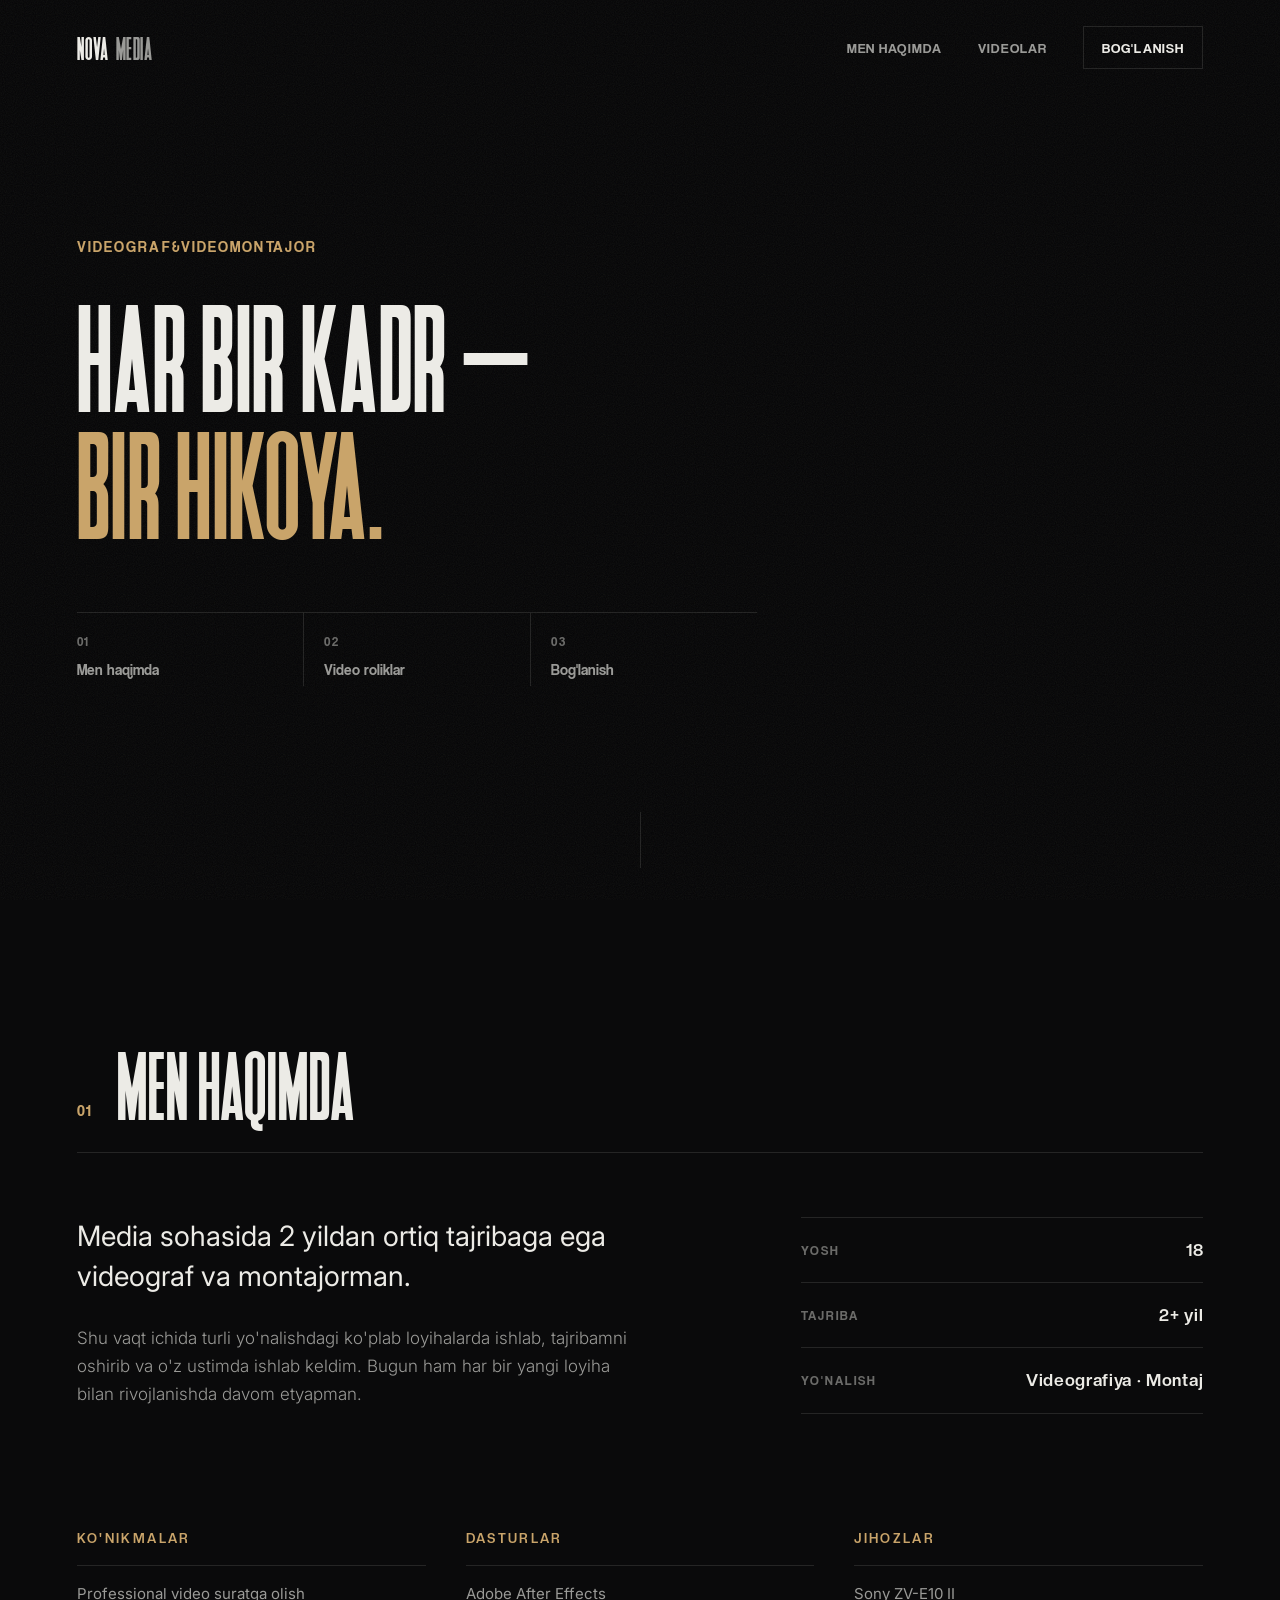
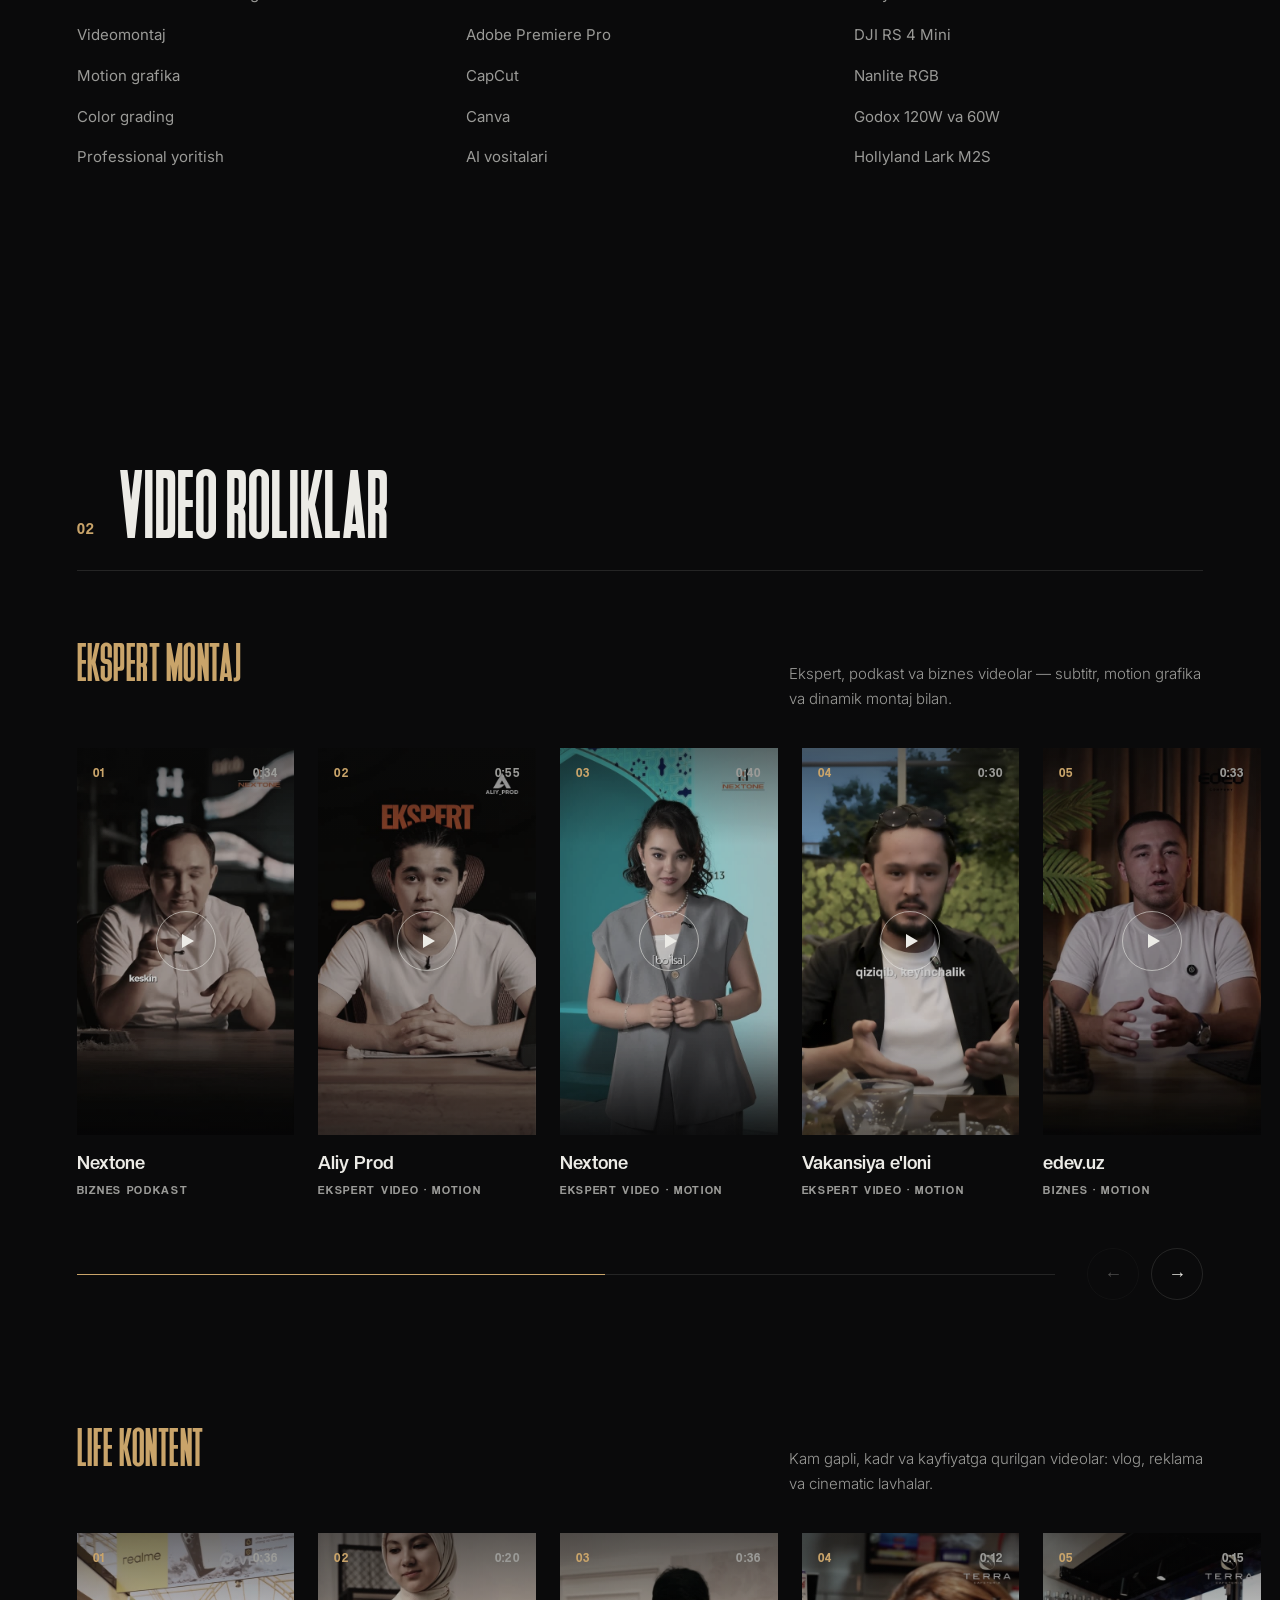
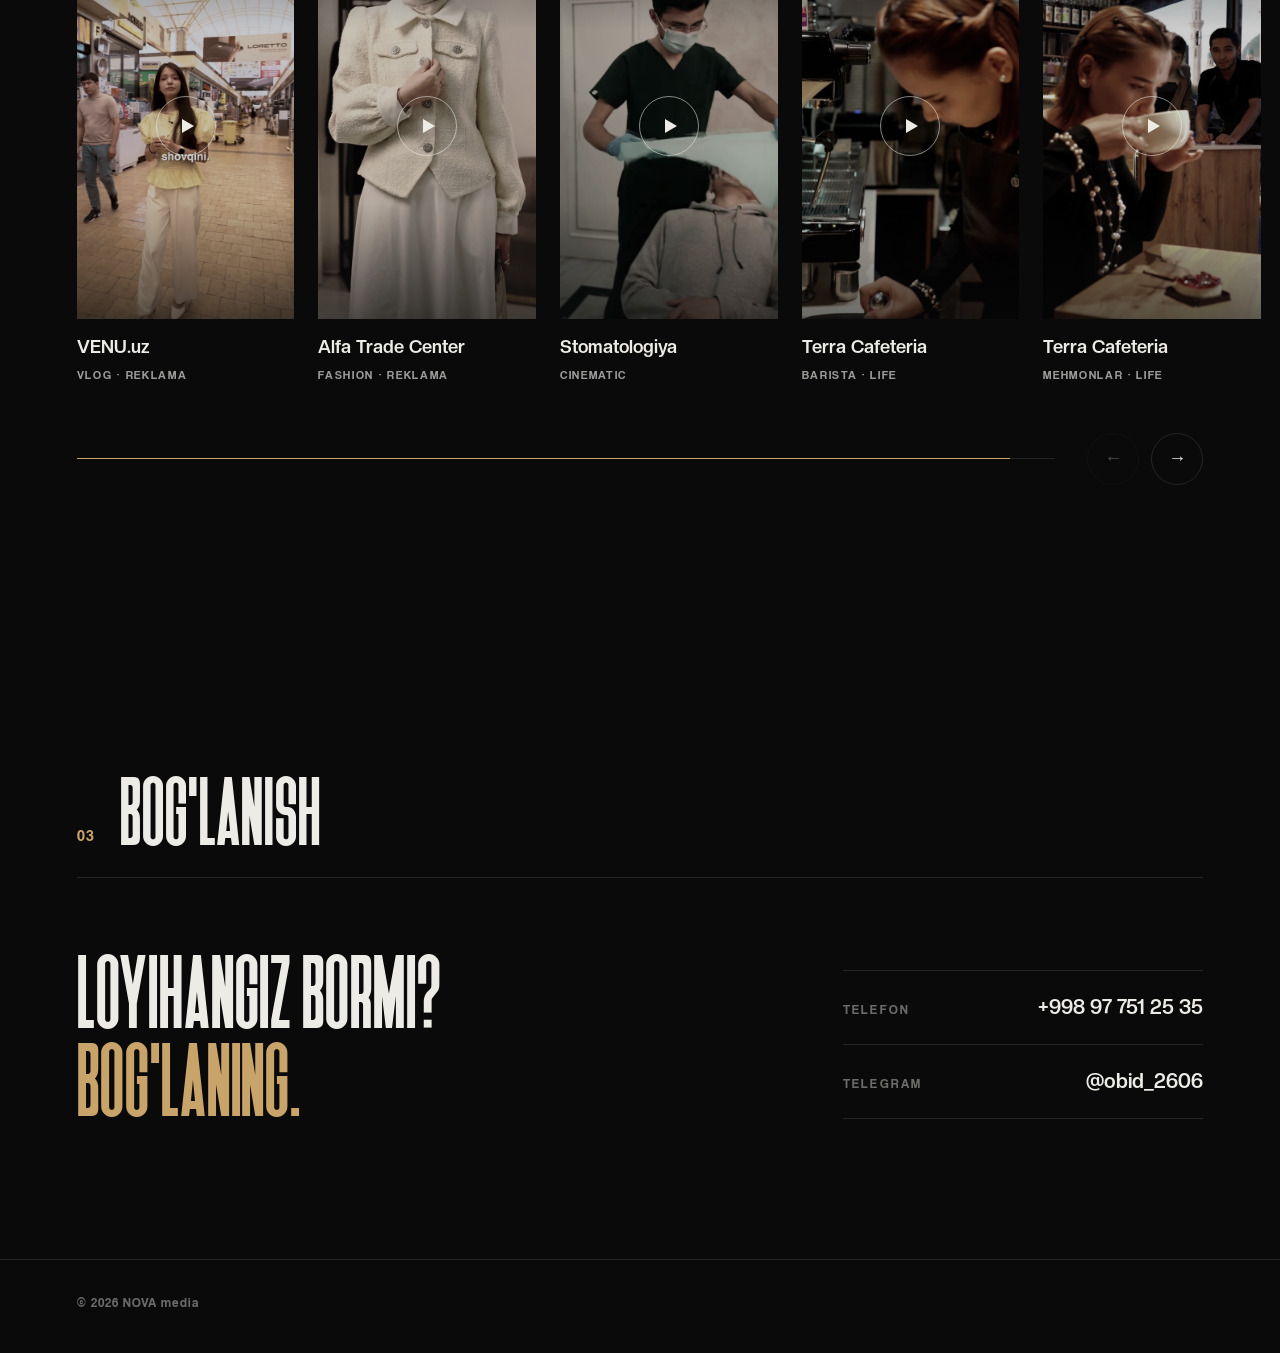
<file: index.html>
<!DOCTYPE html>
<html lang="uz">
<head>
<meta charset="UTF-8">
<meta name="viewport" content="width=device-width, initial-scale=1.0">
<title>NOVA media — Videograf &amp; Videomontajor | Portfolio</title>
<meta name="description" content="NOVA media — videograf va videomontajor portfoliosi: ekspert montaj, life kontent, motion grafika. Bog'lanish: +998 97 751 25 35, Telegram @obid_2606.">
<meta name="theme-color" content="#0a0a0b">
<link rel="canonical" href="https://novamedia-uz.github.io/">

<meta property="og:type" content="website">
<meta property="og:site_name" content="NOVA media">
<meta property="og:locale" content="uz_UZ">
<meta property="og:title" content="NOVA media — Videograf &amp; Videomontajor">
<meta property="og:description" content="Portfolio va rezyume: ekspert montaj, life kontent, motion grafika. Har bir kadr — bir hikoya.">
<meta property="og:url" content="https://novamedia-uz.github.io/">
<meta property="og:image" content="https://novamedia-uz.github.io/og-image.jpg">
<meta property="og:image:width" content="1200">
<meta property="og:image:height" content="630">
<meta property="og:image:alt" content="NOVA media — Videograf va videomontajor portfoliosi">
<meta name="twitter:card" content="summary_large_image">
<meta name="twitter:image" content="https://novamedia-uz.github.io/og-image.jpg">

<link rel="icon" href="favicon.svg" type="image/svg+xml">
<link rel="preconnect" href="https://fonts.googleapis.com">
<link rel="preconnect" href="https://fonts.gstatic.com" crossorigin>
<link rel="preconnect" href="https://images.unsplash.com">
<link href="https://fonts.googleapis.com/css2?family=Inter:wght@300;400;500&display=swap" rel="stylesheet">
<link rel="preload" href="fonts/heathergreen.woff" as="font" type="font/woff" crossorigin>
<link rel="stylesheet" href="style.css">
<script>document.documentElement.classList.add("js");</script>
</head>
<body>

  <!-- Orqa fon: to'q qoraytirilgan kinematografik rasm -->
  <div class="backdrop" aria-hidden="true"></div>

  <!-- ===== NAVIGATSIYA ===== -->
  <header class="nav" id="nav">
    <a href="#top" class="nav__logo">NOVA<span>media</span></a>

    <button type="button" class="nav__toggle" id="navToggle" aria-expanded="false" aria-controls="navLinks" aria-label="Menyuni ochish">
      <span></span><span></span>
    </button>

    <nav class="nav__links" id="navLinks" aria-label="Asosiy menyu">
      <a href="#haqimda">Men haqimda</a>
      <a href="#videolar">Videolar</a>
      <a href="#boglanish" class="nav__cta">Bog'lanish</a>
    </nav>
  </header>

  <main>

    <!-- ===== HERO ===== -->
    <section class="hero" id="top">
      <div class="hero__inner">
        <p class="eyebrow reveal">VIDEOGRAF&amp;VIDEOMONTAJOR</p>
        <h1 class="hero__title reveal">Har bir kadr —<br><em>bir hikoya.</em></h1>

        <ol class="hero__index reveal" aria-label="Bo'limlar">
          <li><a href="#haqimda"><span>01</span>Men haqimda</a></li>
          <li><a href="#videolar"><span>02</span>Video roliklar</a></li>
          <li><a href="#boglanish"><span>03</span>Bog'lanish</a></li>
        </ol>
      </div>

      <a href="#haqimda" class="hero__scroll" aria-label="Pastga o'tish"><span></span></a>
    </section>

    <!-- ===== 01 · MEN HAQIMDA ===== -->
    <section class="section" id="haqimda">
      <header class="section__head reveal">
        <span class="section__num">01</span>
        <h2>Men haqimda</h2>
      </header>

      <div class="about">
        <div class="about__lead reveal">
          <p class="about__big">Media sohasida 2 yildan ortiq tajribaga ega videograf va montajorman.</p>
          <p>Shu vaqt ichida turli yo'nalishdagi ko'plab loyihalarda ishlab, tajribamni oshirib va o'z ustimda ishlab keldim. Bugun ham har bir yangi loyiha bilan rivojlanishda davom etyapman.</p>
        </div>

        <dl class="about__facts">
          <div class="reveal">
            <dt>Yosh</dt>
            <dd>18</dd>
          </div>
          <div class="reveal">
            <dt>Tajriba</dt>
            <dd>2+ yil</dd>
          </div>
          <div class="reveal">
            <dt>Yo'nalish</dt>
            <dd>Videografiya · Montaj</dd>
          </div>
        </dl>
      </div>

      <div class="skills">
        <div class="skills__col reveal">
          <h3>Ko'nikmalar</h3>
          <ul>
            <li>Professional video suratga olish</li>
            <li>Videomontaj</li>
            <li>Motion grafika</li>
            <li>Color grading</li>
            <li>Professional yoritish</li>
          </ul>
        </div>
        <div class="skills__col reveal">
          <h3>Dasturlar</h3>
          <ul>
            <li>Adobe After Effects</li>
            <li>Adobe Premiere Pro</li>
            <li>CapCut</li>
            <li>Canva</li>
            <li>AI vositalari</li>
          </ul>
        </div>
        <div class="skills__col reveal">
          <h3>Jihozlar</h3>
          <ul>
            <li>Sony ZV-E10 II</li>
            <li>DJI RS 4 Mini</li>
            <li>Nanlite RGB</li>
            <li>Godox 120W va 60W</li>
            <li>Hollyland Lark M2S</li>
          </ul>
        </div>
      </div>

    </section>


    <!-- ===== 02 · VIDEO ROLIKLAR ===== -->
    <section class="section" id="videolar">
      <header class="section__head reveal">
        <span class="section__num">02</span>
        <h2>Video roliklar</h2>
      </header>

      <div class="reels-group">
        <div class="reels-group__head reveal">
          <h3>Ekspert montaj</h3>
          <p>Ekspert, podkast va biznes videolar — subtitr, motion grafika va dinamik montaj bilan.</p>
        </div>
        <div class="reels">
          <div class="reels__track" aria-label="Ekspert montaj videolari">
            <article class="reel reveal" data-video="videos/e01-nextone-podkast.mp4">
              <div class="reel__thumb">
                <img src="videos/e01-nextone-podkast.jpg" alt="Nextone — video muqovasi" loading="lazy" width="540" height="960">
                <span class="reel__num">01</span>
                <span class="reel__dur">0:34</span>
                <span class="reel__play" aria-hidden="true"></span>
              </div>
              <div class="reel__info">
                <h3>Nextone</h3>
                <p>Biznes podkast</p>
              </div>
            </article>
            <article class="reel reveal" data-video="videos/e02-aliy-prod.mp4">
              <div class="reel__thumb">
                <img src="videos/e02-aliy-prod.jpg" alt="Aliy Prod — video muqovasi" loading="lazy" width="540" height="960">
                <span class="reel__num">02</span>
                <span class="reel__dur">0:55</span>
                <span class="reel__play" aria-hidden="true"></span>
              </div>
              <div class="reel__info">
                <h3>Aliy Prod</h3>
                <p>Ekspert video · Motion</p>
              </div>
            </article>
            <article class="reel reveal" data-video="videos/e03-nextone.mp4">
              <div class="reel__thumb">
                <img src="videos/e03-nextone.jpg" alt="Nextone — video muqovasi" loading="lazy" width="540" height="960">
                <span class="reel__num">03</span>
                <span class="reel__dur">0:40</span>
                <span class="reel__play" aria-hidden="true"></span>
              </div>
              <div class="reel__info">
                <h3>Nextone</h3>
                <p>Ekspert video · Motion</p>
              </div>
            </article>
            <article class="reel reveal" data-video="videos/e04-vakansiya.mp4">
              <div class="reel__thumb">
                <img src="videos/e04-vakansiya.jpg" alt="Vakansiya e'loni — video muqovasi" loading="lazy" width="540" height="960">
                <span class="reel__num">04</span>
                <span class="reel__dur">0:30</span>
                <span class="reel__play" aria-hidden="true"></span>
              </div>
              <div class="reel__info">
                <h3>Vakansiya e'loni</h3>
                <p>Ekspert video · Motion</p>
              </div>
            </article>
            <article class="reel reveal" data-video="videos/e05-edev.mp4">
              <div class="reel__thumb">
                <img src="videos/e05-edev.jpg" alt="edev.uz — video muqovasi" loading="lazy" width="540" height="960">
                <span class="reel__num">05</span>
                <span class="reel__dur">0:33</span>
                <span class="reel__play" aria-hidden="true"></span>
              </div>
              <div class="reel__info">
                <h3>edev.uz</h3>
                <p>Biznes · Motion</p>
              </div>
            </article>
            <article class="reel reveal" data-video="videos/e06-nextone-jamoa.mp4">
              <div class="reel__thumb">
                <img src="videos/e06-nextone-jamoa.jpg" alt="Nextone — video muqovasi" loading="lazy" width="540" height="960">
                <span class="reel__num">06</span>
                <span class="reel__dur">0:41</span>
                <span class="reel__play" aria-hidden="true"></span>
              </div>
              <div class="reel__info">
                <h3>Nextone</h3>
                <p>Biznes podkast</p>
              </div>
            </article>
            <article class="reel reveal" data-video="videos/e07-stomatolog.mp4">
              <div class="reel__thumb">
                <img src="videos/e07-stomatolog.jpg" alt="Stomatolog — video muqovasi" loading="lazy" width="540" height="960">
                <span class="reel__num">07</span>
                <span class="reel__dur">1:03</span>
                <span class="reel__play" aria-hidden="true"></span>
              </div>
              <div class="reel__info">
                <h3>Stomatolog</h3>
                <p>Ekspert video</p>
              </div>
            </article>
            <article class="reel reveal" data-video="videos/e08-zein.mp4">
              <div class="reel__thumb">
                <img src="videos/e08-zein.jpg" alt="Zein EdTech — video muqovasi" loading="lazy" width="540" height="960">
                <span class="reel__num">08</span>
                <span class="reel__dur">0:24</span>
                <span class="reel__play" aria-hidden="true"></span>
              </div>
              <div class="reel__info">
                <h3>Zein EdTech</h3>
                <p>Ta'lim · Reklama</p>
              </div>
            </article>
            <article class="reel reveal" data-video="videos/e09-breketlar.mp4">
              <div class="reel__thumb">
                <img src="videos/e09-breketlar.jpg" alt="Breketlar narxi — video muqovasi" loading="lazy" width="540" height="960">
                <span class="reel__num">09</span>
                <span class="reel__dur">1:06</span>
                <span class="reel__play" aria-hidden="true"></span>
              </div>
              <div class="reel__info">
                <h3>Breketlar narxi</h3>
                <p>Ekspert video · Motion</p>
              </div>
            </article>
          </div>

          <div class="reels__controls reveal">
            <div class="reels__progress" aria-hidden="true"><span class="reels__bar"></span></div>
            <div class="reels__arrows">
              <button type="button" class="reels__btn reels__prev" aria-label="Oldingi videolar">&#8592;</button>
              <button type="button" class="reels__btn reels__next" aria-label="Keyingi videolar">&#8594;</button>
            </div>
          </div>
        </div>
      </div>

      <div class="reels-group">
        <div class="reels-group__head reveal">
          <h3>Life kontent</h3>
          <p>Kam gapli, kadr va kayfiyatga qurilgan videolar: vlog, reklama va cinematic lavhalar.</p>
        </div>
        <div class="reels">
          <div class="reels__track" aria-label="Life kontent videolari">
            <article class="reel reveal" data-video="videos/l01-venu.mp4">
              <div class="reel__thumb">
                <img src="videos/l01-venu.jpg" alt="VENU.uz — video muqovasi" loading="lazy" width="540" height="960">
                <span class="reel__num">01</span>
                <span class="reel__dur">0:36</span>
                <span class="reel__play" aria-hidden="true"></span>
              </div>
              <div class="reel__info">
                <h3>VENU.uz</h3>
                <p>Vlog · Reklama</p>
              </div>
            </article>
            <article class="reel reveal" data-video="videos/l02-alfa.mp4">
              <div class="reel__thumb">
                <img src="videos/l02-alfa.jpg" alt="Alfa Trade Center — video muqovasi" loading="lazy" width="540" height="960">
                <span class="reel__num">02</span>
                <span class="reel__dur">0:20</span>
                <span class="reel__play" aria-hidden="true"></span>
              </div>
              <div class="reel__info">
                <h3>Alfa Trade Center</h3>
                <p>Fashion · Reklama</p>
              </div>
            </article>
            <article class="reel reveal" data-video="videos/l03-stomatologiya.mp4">
              <div class="reel__thumb">
                <img src="videos/l03-stomatologiya.jpg" alt="Stomatologiya — video muqovasi" loading="lazy" width="540" height="960">
                <span class="reel__num">03</span>
                <span class="reel__dur">0:36</span>
                <span class="reel__play" aria-hidden="true"></span>
              </div>
              <div class="reel__info">
                <h3>Stomatologiya</h3>
                <p>Cinematic</p>
              </div>
            </article>
            <article class="reel reveal" data-video="videos/l04-terra-barista.mp4">
              <div class="reel__thumb">
                <img src="videos/l04-terra-barista.jpg" alt="Terra Cafeteria — video muqovasi" loading="lazy" width="540" height="960">
                <span class="reel__num">04</span>
                <span class="reel__dur">0:12</span>
                <span class="reel__play" aria-hidden="true"></span>
              </div>
              <div class="reel__info">
                <h3>Terra Cafeteria</h3>
                <p>Barista · Life</p>
              </div>
            </article>
            <article class="reel reveal" data-video="videos/l05-terra-mehmon.mp4">
              <div class="reel__thumb">
                <img src="videos/l05-terra-mehmon.jpg" alt="Terra Cafeteria — video muqovasi" loading="lazy" width="540" height="960">
                <span class="reel__num">05</span>
                <span class="reel__dur">0:15</span>
                <span class="reel__play" aria-hidden="true"></span>
              </div>
              <div class="reel__info">
                <h3>Terra Cafeteria</h3>
                <p>Mehmonlar · Life</p>
              </div>
            </article>
          </div>

          <div class="reels__controls reveal">
            <div class="reels__progress" aria-hidden="true"><span class="reels__bar"></span></div>
            <div class="reels__arrows">
              <button type="button" class="reels__btn reels__prev" aria-label="Oldingi videolar">&#8592;</button>
              <button type="button" class="reels__btn reels__next" aria-label="Keyingi videolar">&#8594;</button>
            </div>
          </div>
        </div>
      </div>
    </section>

    <!-- ===== 03 · BOG'LANISH ===== -->
    <section class="section contact" id="boglanish">
      <header class="section__head reveal">
        <span class="section__num">03</span>
        <h2>Bog'lanish</h2>
      </header>

      <div class="contact__body">
        <p class="contact__big reveal">Loyihangiz bormi?<br><em>Bog'laning.</em></p>

        <ul class="contact__list">
          <li class="reveal">
            <span class="contact__label">Telefon</span>
            <a href="tel:+998977512535" class="contact__link">+998 97 751 25 35</a>
          </li>
          <li class="reveal">
            <span class="contact__label">Telegram</span>
            <a href="https://t.me/obid_2606" target="_blank" rel="noopener" class="contact__link">@obid_2606</a>
          </li>
        </ul>
      </div>

    </section>

  </main>

  <footer class="footer">
    <span id="copyright">© 2026 NOVA media</span>
  </footer>

  <!-- ===== VIDEO PLEYER (modal) ===== -->
  <div class="video-overlay" id="videoOverlay" role="dialog" aria-modal="true" aria-label="Video" hidden>
    <div class="video-modal">
      <button type="button" class="video-modal__close" id="videoClose" aria-label="Yopish">✕</button>
      <div class="video-modal__frame" id="videoFrame"></div>
    </div>
  </div>

<script src="script.js"></script>
</body>
</html>
</file>
<file: style.css>
/* ==========================================================
   NOVA media — jiddiy, minimalistik, klassik uslub
   Fon: to'q qoraytirilgan kinematografik rasm
   Katta sarlavhalar: Heathergreen
   Kichik sarlavhalar: Creato Display Bold
   Yorliqlar, menyu, tugmalar: Coolvetica
   Uzun matn: Inter (o'qish oson bo'lishi uchun)
   Aksent: xira oltin (kino yoritgichi rangi), kam ishlatiladi
   ========================================================== */

@font-face {
  font-family: "Heathergreen";
  src: url("fonts/heathergreen.woff") format("woff");
  font-display: swap;
}

@font-face {
  font-family: "Creato Display";
  src: url("fonts/creato-display-bold.woff") format("woff");
  font-weight: 700;
  font-display: swap;
}

@font-face {
  font-family: "Coolvetica";
  src: url("fonts/coolvetica.woff") format("woff");
  font-display: swap;
}

:root {
  --bg: #0a0a0b;
  --surface: rgba(18, 18, 20, 0.72);
  --text: #ecebe6;
  --text-muted: #9a9a97;
  --text-faint: #6b6b69;
  --line: rgba(236, 235, 230, 0.12);
  --accent: #c9a46a;

  --font-display: "Heathergreen", "Arial Narrow", sans-serif;
  --font-title: "Creato Display", system-ui, sans-serif;
  --font-label: "Coolvetica", system-ui, sans-serif;
  --font-body: "Inter", system-ui, -apple-system, sans-serif;

  --gutter: clamp(20px, 6vw, 96px);
  --maxw: 1240px;
  --ease: cubic-bezier(0.2, 0.7, 0.2, 1);
}

*, *::before, *::after { box-sizing: border-box; }

html { scroll-behavior: smooth; scroll-padding-top: 80px; }

body {
  margin: 0;
  background: var(--bg);
  color: var(--text);
  font-family: var(--font-body);
  font-weight: 400;
  font-size: 16px;
  line-height: 1.65;
  -webkit-font-smoothing: antialiased;
  overflow-x: hidden;
}

body.no-scroll { overflow: hidden; }

h1, h2, h3 { margin: 0; font-weight: 500; }

a { color: inherit; text-decoration: none; }

a:focus-visible,
button:focus-visible {
  outline: 1px solid var(--accent);
  outline-offset: 4px;
}

em { font-style: normal; color: var(--accent); }

/* ===== ORQA FON ===== */
.backdrop {
  position: fixed;
  inset: 0;
  z-index: -1;
  background:
    linear-gradient(90deg, rgba(10,10,11,0.7) 0%, rgba(10,10,11,0.25) 60%, transparent 100%),
    linear-gradient(180deg, rgba(10,10,11,0.55) 0%, rgba(10,10,11,0.82) 55%, rgba(10,10,11,0.94) 100%),
    radial-gradient(ellipse at 70% 30%, transparent 0%, rgba(10,10,11,0.7) 75%),
    url("https://images.unsplash.com/photo-1781127445118-8140677fdea1?fm=jpg&q=70&w=2400&auto=format&fit=crop") center 35% / cover no-repeat,
    var(--bg);
  filter: grayscale(0.35) contrast(1.05);
}

/* Kino plyonkasi donachalari (juda yengil) */
.backdrop::after {
  content: "";
  position: absolute;
  inset: 0;
  opacity: 0.07;
  background-image: url("data:image/svg+xml,%3Csvg xmlns='http://www.w3.org/2000/svg' width='160' height='160'%3E%3Cfilter id='n'%3E%3CfeTurbulence type='fractalNoise' baseFrequency='0.9' numOctaves='2' stitchTiles='stitch'/%3E%3C/filter%3E%3Crect width='100%25' height='100%25' filter='url(%23n)'/%3E%3C/svg%3E");
}

/* ===== NAV ===== */
.nav {
  position: fixed;
  top: 0; left: 0; right: 0;
  z-index: 50;
  display: flex;
  align-items: center;
  justify-content: space-between;
  padding: 26px var(--gutter);
  transition: padding 0.35s var(--ease), background 0.35s var(--ease), border-color 0.35s var(--ease);
  border-bottom: 1px solid transparent;
}

/* Fon pseudo-elementda: backdrop-filter nav'ning o'zida bo'lsa,
   telefondagi to'liq ekranli menyu nav ichida qamalib qoladi */
.nav::before {
  content: "";
  position: absolute;
  inset: 0;
  z-index: -1;
  background: rgba(10, 10, 11, 0.82);
  backdrop-filter: blur(10px);
  -webkit-backdrop-filter: blur(10px);
  opacity: 0;
  transition: opacity 0.35s var(--ease);
}

.nav.is-scrolled {
  padding-top: 16px;
  padding-bottom: 16px;
  border-bottom-color: var(--line);
}

.nav.is-scrolled::before { opacity: 1; }

.nav__logo {
  font-family: var(--font-display);
  font-weight: 400;
  font-size: 30px;
  line-height: 1;
  letter-spacing: 0.04em;
  text-transform: uppercase;
}

.nav__logo span {
  font-weight: 400;
  letter-spacing: 0.02em;
  color: var(--text-muted);
  margin-left: 6px;
}

.nav__links {
  display: flex;
  align-items: center;
  gap: 36px;
  font-family: var(--font-label);
  font-size: 14px;
  letter-spacing: 0.08em;
  text-transform: uppercase;
}

.nav__links a {
  color: var(--text-muted);
  transition: color 0.25s ease;
}

.nav__links a:hover { color: var(--text); }

.nav__links .nav__cta {
  color: var(--text);
  border: 1px solid var(--line);
  padding: 9px 18px;
  transition: border-color 0.25s ease, color 0.25s ease;
}

.nav__links .nav__cta:hover { border-color: var(--accent); color: var(--accent); }

.nav__toggle {
  display: none;
  width: 40px;
  height: 40px;
  background: none;
  border: none;
  padding: 0;
  cursor: pointer;
  position: relative;
  z-index: 60;
}

.nav__toggle span {
  position: absolute;
  left: 9px; right: 9px;
  height: 1px;
  background: var(--text);
  transition: transform 0.3s var(--ease), top 0.3s var(--ease);
}

.nav__toggle span:first-child { top: 16px; }
.nav__toggle span:last-child { top: 23px; }

.nav__toggle[aria-expanded="true"] span:first-child { top: 20px; transform: rotate(45deg); }
.nav__toggle[aria-expanded="true"] span:last-child { top: 20px; transform: rotate(-45deg); }

/* ===== HERO ===== */
.hero {
  position: relative;
  min-height: 100vh;
  min-height: 100svh;
  display: flex;
  align-items: center;
  padding: 120px var(--gutter) 100px;
}

.hero__inner {
  width: 100%;
  max-width: var(--maxw);
  margin: 0 auto;
}

.eyebrow {
  margin: 0 0 28px;
  font-family: var(--font-label);
  font-size: 15px;
  letter-spacing: 0.14em;
  text-transform: uppercase;
  color: var(--accent);
}

.hero__title {
  font-family: var(--font-display);
  font-weight: 400;
  font-size: clamp(64px, 11vw, 168px);
  line-height: 0.9;
  letter-spacing: 0.01em;
  text-transform: uppercase;
}

.hero__desc {
  max-width: 44ch;
  margin: 32px 0 0;
  font-size: 17px;
  font-weight: 300;
  color: var(--text-muted);
}

.hero__index {
  list-style: none;
  margin: 72px 0 0;
  padding: 0;
  display: grid;
  grid-template-columns: repeat(3, minmax(0, 1fr));
  border-top: 1px solid var(--line);
  max-width: 680px;
}

.hero__index li + li { border-left: 1px solid var(--line); }

.hero__index a {
  display: block;
  padding: 18px 20px 4px;
  font-family: var(--font-label);
  font-size: 15px;
  color: var(--text-muted);
  transition: color 0.25s ease;
}

.hero__index li:first-child a { padding-left: 0; }

.hero__index a span {
  display: block;
  font-family: var(--font-label);
  font-size: 13px;
  letter-spacing: 0.12em;
  color: var(--text-faint);
  margin-bottom: 4px;
  transition: color 0.25s ease;
}

.hero__index a:hover { color: var(--text); }
.hero__index a:hover span { color: var(--accent); }

.hero__scroll {
  position: absolute;
  left: 50%;
  bottom: 32px;
  width: 1px;
  height: 56px;
  background: var(--line);
  overflow: hidden;
}

.hero__scroll span {
  position: absolute;
  left: 0; top: -40%;
  width: 1px;
  height: 40%;
  background: var(--text);
  animation: scrollLine 2.2s var(--ease) infinite;
}

@keyframes scrollLine {
  to { top: 100%; }
}

/* ===== UMUMIY BO'LIM ===== */
.section {
  max-width: calc(var(--maxw) + 2 * var(--gutter));
  margin: 0 auto;
  padding: 140px var(--gutter);
}

.section__head {
  display: flex;
  align-items: baseline;
  gap: 24px;
  padding-bottom: 28px;
  margin-bottom: 64px;
  border-bottom: 1px solid var(--line);
}

.section__num {
  font-family: var(--font-label);
  font-size: 16px;
  letter-spacing: 0.1em;
  color: var(--accent);
}

.section__head h2 {
  font-family: var(--font-display);
  font-weight: 400;
  font-size: clamp(52px, 7vw, 96px);
  line-height: 0.92;
  letter-spacing: 0.01em;
  text-transform: uppercase;
}

/* ===== 01 MEN HAQIMDA ===== */
.about {
  display: grid;
  grid-template-columns: 1.6fr 1fr;
  gap: 80px;
  align-items: start;
}

.about__lead p {
  margin: 0 0 20px;
  color: var(--text-muted);
  font-weight: 300;
  font-size: 17px;
  max-width: 56ch;
}

.about__lead .about__big {
  font-size: clamp(22px, 2.2vw, 28px);
  line-height: 1.4;
  color: var(--text);
  font-weight: 400;
  margin-bottom: 28px;
}

.about__facts { margin: 0; }

.about__facts div {
  display: flex;
  justify-content: space-between;
  gap: 16px;
  padding: 18px 0;
  border-top: 1px solid var(--line);
}

.about__facts div:last-child { border-bottom: 1px solid var(--line); }

.about__facts dt {
  font-family: var(--font-label);
  font-size: 13px;
  letter-spacing: 0.16em;
  text-transform: uppercase;
  color: var(--text-faint);
  padding-top: 4px;
}

.about__facts dd {
  margin: 0;
  font-family: var(--font-title);
  font-size: 17px;
  letter-spacing: 0.04em;
  text-align: right;
}

.skills {
  margin-top: 100px;
  display: grid;
  grid-template-columns: repeat(3, minmax(0, 1fr));
  gap: 40px;
}

.skills__col h3 {
  font-family: var(--font-title);
  font-size: 13px;
  font-weight: 700;
  letter-spacing: 0.18em;
  text-transform: uppercase;
  color: var(--accent);
  padding-bottom: 16px;
  margin-bottom: 8px;
  border-bottom: 1px solid var(--line);
}

.skills__col ul { list-style: none; margin: 0; padding: 0; }

.skills__col li {
  padding: 8px 0;
  font-size: 15px;
  color: var(--text-muted);
}

/* ===== 02 VIDEO ROLIKLAR — ikkita gorizontal lenta ===== */
.reels-group + .reels-group { margin-top: 120px; }

.reels-group__head {
  display: flex;
  justify-content: space-between;
  align-items: baseline;
  gap: 24px 48px;
  flex-wrap: wrap;
  margin-bottom: 36px;
}

.reels-group__head h3 {
  font-family: var(--font-display);
  font-weight: 400;
  font-size: clamp(34px, 4vw, 56px);
  line-height: 0.95;
  letter-spacing: 0.01em;
  text-transform: uppercase;
  color: var(--accent);
}

.reels-group__head p {
  margin: 0;
  max-width: 46ch;
  font-weight: 300;
  font-size: 15px;
  color: var(--text-muted);
}

.reels {
  /* lenta o'ng tomonda ekran chetigacha cho'ziladi */
  margin-right: calc(50% - 50vw);
}

.reels__track {
  display: flex;
  gap: 24px;
  overflow-x: auto;
  overscroll-behavior-x: contain;
  scroll-snap-type: x mandatory;
  scroll-behavior: smooth;
  padding-right: var(--gutter);
  padding-bottom: 8px;
  scrollbar-width: none;
  cursor: grab;
}

.reels__track::-webkit-scrollbar { display: none; }
.reels__track.is-dragging { cursor: grabbing; scroll-snap-type: none; scroll-behavior: auto; }
.reels__track.is-dragging .reel { pointer-events: none; }

.reel {
  flex: 0 0 clamp(200px, 17vw, 260px);
  scroll-snap-align: start;
  cursor: pointer;
}

.reel__thumb {
  position: relative;
  aspect-ratio: 9 / 16;
  overflow: hidden;
  background: #141416;
}

.reel__thumb img,
.reel__thumb video {
  position: absolute;
  inset: 0;
  width: 100%;
  height: 100%;
  object-fit: cover;
  display: block;
}

.reel__thumb img {
  filter: grayscale(0.4) brightness(0.8);
  transition: filter 0.5s ease, transform 0.9s var(--ease);
  -webkit-user-drag: none;
  user-select: none;
}

.reel__thumb video { opacity: 0; transition: opacity 0.4s ease; }
.reel.is-previewing .reel__thumb video { opacity: 1; }

.reel__thumb::after {
  content: "";
  position: absolute;
  inset: 0;
  background: linear-gradient(180deg, rgba(10,10,11,0.45) 0%, transparent 25%, transparent 70%, rgba(10,10,11,0.5) 100%);
  pointer-events: none;
}

.reel__num,
.reel__dur {
  position: absolute;
  top: 14px;
  z-index: 1;
  font-family: var(--font-label);
  font-size: 13px;
  letter-spacing: 0.1em;
}

.reel__num { left: 16px; color: var(--accent); }
.reel__dur { right: 16px; color: var(--text-muted); }

.reel__play {
  position: absolute;
  z-index: 1;
  top: 50%; left: 50%;
  width: 60px; height: 60px;
  margin: -30px 0 0 -30px;
  border: 1px solid rgba(236, 235, 230, 0.55);
  border-radius: 50%;
  transition: border-color 0.3s ease, transform 0.4s var(--ease), opacity 0.3s ease;
}

.reel__play::after {
  content: "";
  position: absolute;
  top: 50%; left: 50%;
  margin: -7px 0 0 -4px;
  border-style: solid;
  border-width: 7px 0 7px 12px;
  border-color: transparent transparent transparent var(--text);
}

.reel:hover .reel__thumb img,
.reel:focus-visible .reel__thumb img { filter: grayscale(0) brightness(1); transform: scale(1.03); }
.reel:hover .reel__play { border-color: var(--accent); transform: scale(1.08); }
.reel.is-previewing .reel__play { opacity: 0; }

.reel__info { padding-top: 16px; }

.reel__info h3 {
  font-family: var(--font-title);
  font-weight: 700;
  font-size: 18px;
  line-height: 1.3;
  transition: color 0.25s ease;
}

.reel:hover .reel__info h3 { color: var(--accent); }

.reel__info p {
  margin: 6px 0 0;
  font-family: var(--font-label);
  font-size: 12px;
  letter-spacing: 0.14em;
  text-transform: uppercase;
  color: var(--text-muted);
}

.reels__controls {
  display: flex;
  align-items: center;
  gap: 32px;
  margin-top: 40px;
  padding-right: var(--gutter);
}

.reels__progress {
  flex: 1;
  height: 1px;
  background: var(--line);
  position: relative;
  overflow: hidden;
}

.reels__progress span {
  position: absolute;
  left: 0; top: 0; bottom: 0;
  width: 20%;
  background: var(--accent);
  transition: transform 0.15s linear;
}

.reels__arrows { display: flex; gap: 12px; }

.reels__btn {
  width: 52px;
  height: 52px;
  border: 1px solid var(--line);
  border-radius: 50%;
  background: none;
  color: var(--text);
  font-size: 18px;
  cursor: pointer;
  transition: border-color 0.25s ease, color 0.25s ease, opacity 0.25s ease;
}

.reels__btn:hover:not(:disabled) { border-color: var(--accent); color: var(--accent); }
.reels__btn:disabled { opacity: 0.3; cursor: default; }

/* ===== 04 BOG'LANISH ===== */
.contact__body {
  display: flex;
  justify-content: space-between;
  align-items: flex-end;
  gap: 40px;
  flex-wrap: wrap;
}

.contact__big {
  margin: 0;
  font-family: var(--font-display);
  font-size: clamp(48px, 7.5vw, 116px);
  line-height: 0.92;
  letter-spacing: 0.01em;
  text-transform: uppercase;
}

.btn {
  display: inline-block;
  padding: 18px 34px;
  border: 1px solid var(--accent);
  color: var(--accent);
  font-family: var(--font-label);
  font-size: 14px;
  letter-spacing: 0.12em;
  text-transform: uppercase;
  transition: background 0.3s ease, color 0.3s ease;
}

.btn:hover { background: var(--accent); color: var(--bg); }

.contact__list {
  list-style: none;
  margin: 0;
  padding: 0;
  min-width: min(100%, 360px);
}

.contact__list li {
  display: flex;
  justify-content: space-between;
  align-items: baseline;
  gap: 24px;
  padding: 20px 0;
  border-top: 1px solid var(--line);
}

.contact__list li:last-child { border-bottom: 1px solid var(--line); }

.contact__label {
  font-family: var(--font-label);
  font-size: 13px;
  letter-spacing: 0.16em;
  text-transform: uppercase;
  color: var(--text-faint);
}

.contact__link {
  font-family: var(--font-title);
  font-weight: 700;
  font-size: 20px;
  white-space: nowrap;
  transition: color 0.25s ease;
}

.contact__link:hover { color: var(--accent); }

/* ===== FOOTER ===== */
.footer {
  display: flex;
  justify-content: space-between;
  gap: 12px;
  flex-wrap: wrap;
  padding: 32px var(--gutter) 40px;
  border-top: 1px solid var(--line);
  font-family: var(--font-label);
  font-size: 13px;
  letter-spacing: 0.08em;
  color: var(--text-faint);
}

/* ===== VIDEO PLEYER ===== */
.video-overlay {
  position: fixed;
  inset: 0;
  z-index: 100;
  display: flex;
  align-items: center;
  justify-content: center;
  padding: 24px;
  background: rgba(5, 5, 6, 0.94);
  opacity: 0;
  transition: opacity 0.3s ease;
}

.video-overlay[hidden] { display: none; }
.video-overlay.is-open { opacity: 1; }

.video-modal {
  position: relative;
  width: 100%;
  max-width: 1080px;
}

.video-modal__frame {
  position: relative;
  aspect-ratio: 16 / 9;
  background: #000;
}

.video-modal.is-vertical {
  width: auto;
  max-width: none;
}

.video-modal.is-vertical .video-modal__frame {
  height: min(86vh, 960px);
  height: min(86svh, 960px);
  aspect-ratio: 9 / 16;
  max-width: calc(100vw - 48px);
}

.video-modal__frame iframe,
.video-modal__frame video {
  position: absolute;
  inset: 0;
  width: 100%;
  height: 100%;
  border: 0;
}

.video-modal__close {
  position: absolute;
  top: -48px;
  right: 0;
  background: none;
  border: none;
  color: var(--text);
  font-size: 20px;
  cursor: pointer;
  padding: 8px;
}

.video-modal__close:hover { color: var(--accent); }

/* ===== SKROLLDA ASTA CHIQIB KELISH ===== */
.js .reveal {
  opacity: 0;
  transform: translateY(32px);
  transition: opacity 1s var(--ease), transform 1s var(--ease);
  transition-delay: var(--delay, 0s);
}

.js .reveal.is-visible {
  opacity: 1;
  transform: none;
}

@media (prefers-reduced-motion: reduce) {
  html { scroll-behavior: auto; }
  .js .reveal { opacity: 1; transform: none; transition: none; }
  .hero__scroll span { animation: none; }
}

/* ===== PLANSHET ===== */
@media (max-width: 1000px) {
  .about { grid-template-columns: 1fr; gap: 48px; }
  .skills { grid-template-columns: repeat(3, minmax(0, 1fr)); gap: 48px 32px; }
}

/* ===== TELEFON ===== */
@media (max-width: 760px) {
  .nav { padding-top: 18px; padding-bottom: 18px; }
  .nav__toggle { display: block; }

  .nav__links {
    position: fixed;
    inset: 0;
    flex-direction: column;
    justify-content: center;
    gap: 28px;
    background: var(--bg);
    font-size: 15px;
    opacity: 0;
    visibility: hidden;
    transition: opacity 0.3s ease, visibility 0.3s;
  }

  .nav__links.is-open { opacity: 1; visibility: visible; }

  .nav__links a { font-family: var(--font-display); font-size: 48px; line-height: 1; text-transform: uppercase; letter-spacing: 0; color: var(--text); }
  .nav__links .nav__cta { border: none; padding: 0; color: var(--accent); }

  .hero { padding-top: 110px; }
  .hero__desc { font-size: 16px; }

  .hero__index { margin-top: 56px; }
  .hero__index a { padding: 16px 12px 12px; font-size: 14px; }
  .hero__index li:first-child a { padding-left: 0; }

  .hero__scroll { display: none; }

  .section { padding-top: 96px; padding-bottom: 96px; }
  .section__head { margin-bottom: 44px; gap: 16px; }

  .skills { margin-top: 64px; grid-template-columns: 1fr; gap: 40px; }


  .reels-group + .reels-group { margin-top: 88px; }
  .reels-group__head { margin-bottom: 24px; }
  .reels__track { gap: 14px; }
  .reel { flex-basis: 64vw; }
  .reels__controls { margin-top: 28px; }
  .reels__btn { width: 44px; height: 44px; }

  .contact__body { flex-direction: column; align-items: stretch; }

  .footer { flex-direction: column; }
}
</file>
